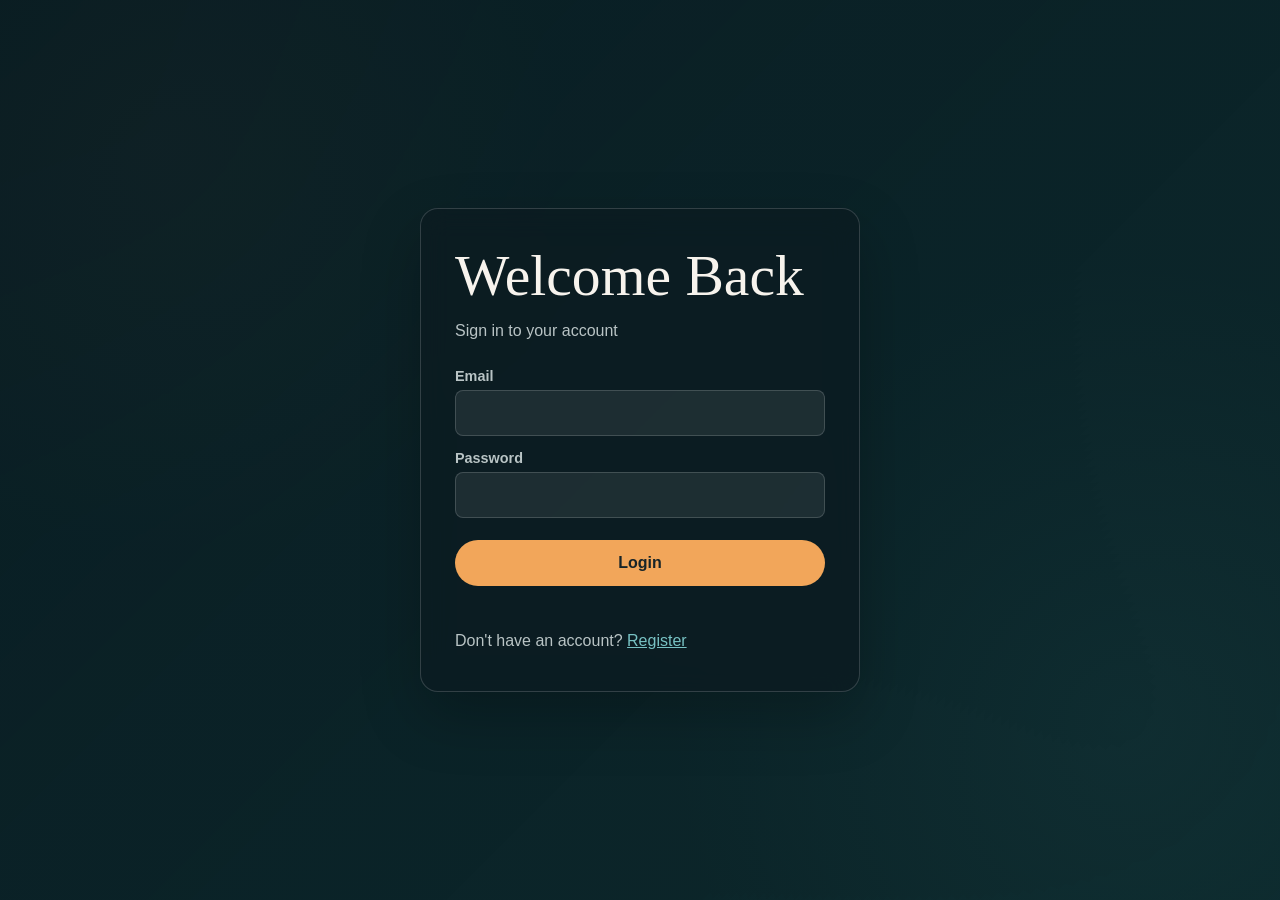
<file: frontend/index.html>
<!DOCTYPE html>
<html lang="en">
<head>
    <meta charset="UTF-8">
    <meta name="viewport" content="width=device-width, initial-scale=1.0">
    <title>Simple Login</title>
    <link rel="stylesheet" href="style.css">
</head>

<body>

    <video autoplay loop muted playsinline class="back-video">
        <source src="resources/your-video.mp4" type="video/mp4">
    </video>

    <main class="card">

        <h1>Welcome Back</h1>
        <p class="subtitle">Sign in to your account</p>

        <!-- Login Form -->
        <form id="loginForm">

            <label>Email</label>
            <input
                type="email"
                id="email"
                required
            >

            <label>Password</label>
            <input
                type="password"
                id="password"
                required
            >

            <button type="submit">Login</button>

            <p id="message"></p>

        </form>

        <p>
            Don't have an account?
            <a href="register.html" class="reg">Register</a>
        </p>

    </main>

    <script src="app.js"></script>

</body>
</html>
</file>
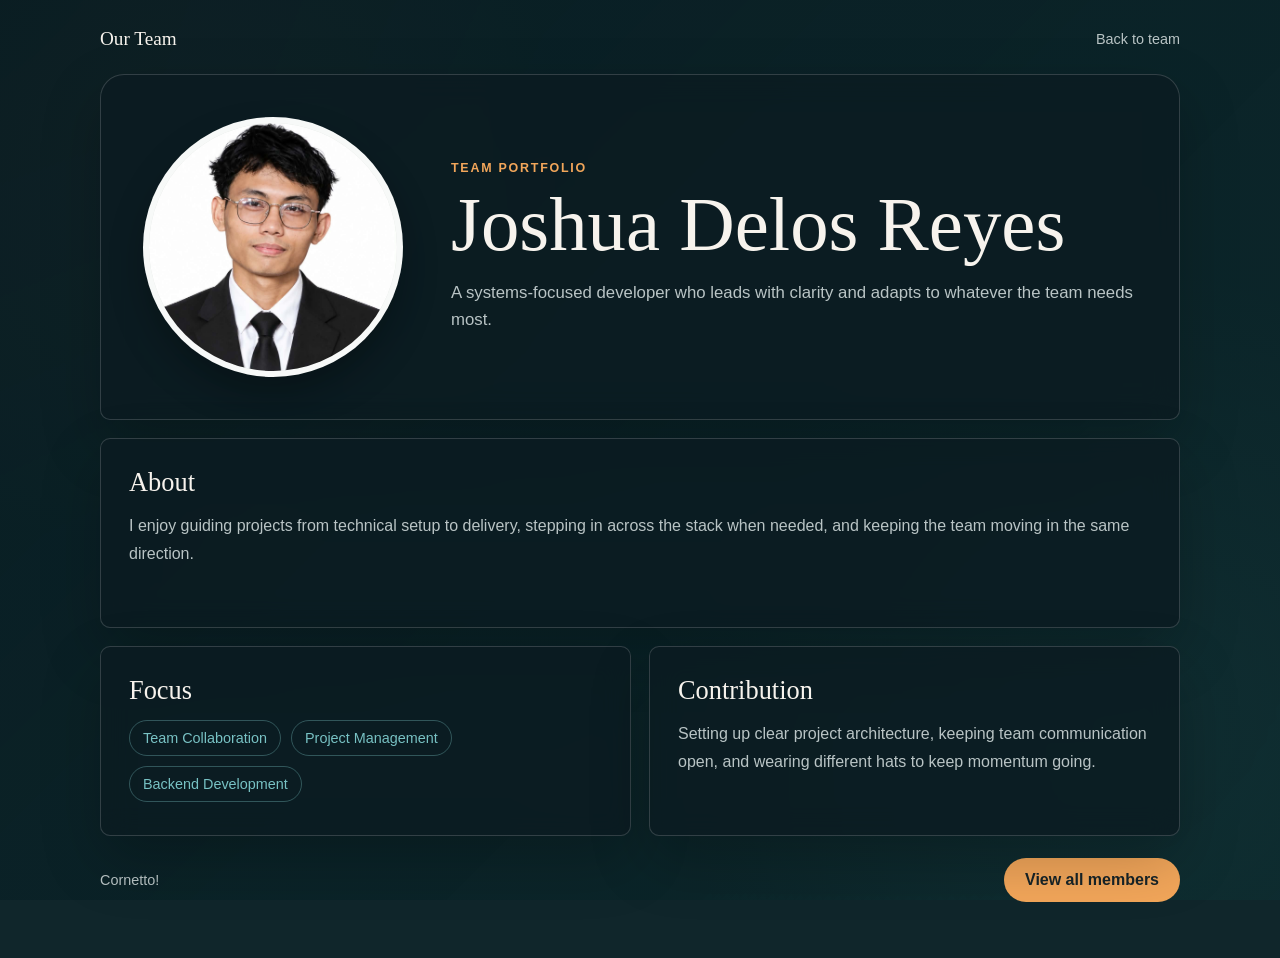
<file: frontend/joshua.html>
<!DOCTYPE html>
<html lang="en">
<head>
    <meta charset="UTF-8">
    <meta name="viewport" content="width=device-width, initial-scale=1.0">
    <title>Joshua Delos Reyes | Portfolio</title>
    <link rel="stylesheet" href="portfolio.css">
</head>
<body>
    <video autoplay loop muted playsinline class="back-video">
        <source src="resources/your-video.mp4" type="video/mp4">
    </video>

    <main class="portfolio-shell">
        <nav class="portfolio-nav" aria-label="Portfolio navigation">
            <a class="brand" href="landing.html">Our Team</a>
            <a href="landing.html">Back to team</a>
        </nav>

        <header class="profile-hero">
            <div class="profile-photo">
                <img src="resources/juswa.jpg" alt="Joshua Delos Reyes">
            </div>
            <div>
                <p class="eyebrow">Team portfolio</p>
                <h1>Joshua Delos Reyes</h1>
                <p class="profile-role">A systems-focused developer who leads with clarity and adapts to whatever the team needs most.</p>
            </div>
        </header>

        <div class="portfolio-grid">
            <section class="portfolio-section wide">
                <h2>About</h2>
                <p>I enjoy guiding projects from technical setup to delivery, stepping in across the stack when needed, and keeping the team moving in the same direction.</p>
            </section>
            <section class="portfolio-section">
                <h2>Focus</h2>
                <ul class="focus-list">
                    <li>Team Collaboration</li>
                    <li>Project Management</li>
                    <li>Backend Development</li>
                </ul>
            </section>
            <section class="portfolio-section">
                <h2>Contribution</h2>
                <p>Setting up clear project architecture, keeping team communication open, and wearing different hats to keep momentum going.</p>
            </section>
        </div>

        <footer class="portfolio-footer">
            <p>Cornetto!</p>
            <a href="landing.html">View all members</a>
        </footer>
    </main>
</body>
</html>
</file>
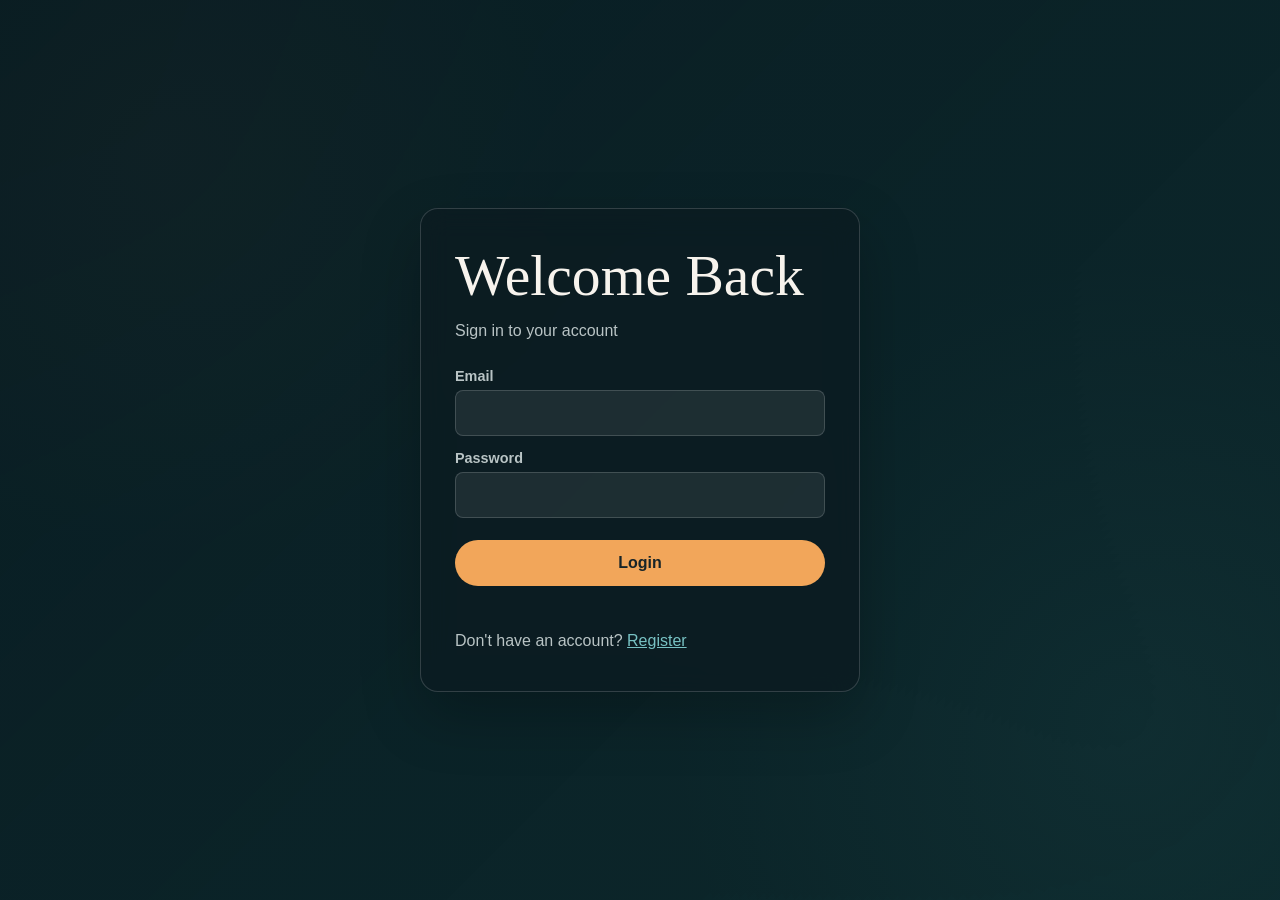
<file: frontend/landing.html>
<!DOCTYPE html>
<html lang="en">

<head>
    <meta charset="UTF-8">
    <meta name="viewport" content="width=device-width, initial-scale=1.0">
    <title>Dashboard</title>

    <link rel="stylesheet" href="style2.css">
</head>

<body>

      <video autoplay loop muted playsinline class="back-video">
        <source src="resources/your-video.mp4" type="video/mp4">
    </video>

<div class="header">
        <h1>Our Team</h1>
        <p>Meet the people behind the project.</p>
        <p id="welcome"></p>
    </div>

    <div class="team-container">
        
        <a class="team-member" href="joshua.html">
            <div class="circle-pic">
                <img src="resources/juswa.jpg" alt="Joshua Delos Reyes">
            </div>
            <span class="name">Joshua Delos Reyes</span>
        </a>

        
        <a class="team-member" href="mark.html">
            <div class="circle-pic">
                <img src="resources/kalbo.jpg" alt="Mark Jefferson Baccay">
                
            </div>
            <span class="name">Mark Jefferson Baccay</span>
        </a>

        
        <a class="team-member" href="lhouis.html">
            <div class="circle-pic">
                <img src="resources/goding.jpg" alt="Lhouis Dior Go">
            </div>
            <span class="name">Lhouis Dior Go</span>
        </a>


    </div>

        <main class="card">

            <button id="logout">Logout</button>

        </main>
  
    <script>
        const API_URL = "https://loginsystem-6z1a.onrender.com";

        // Get the JWT token
        const token = localStorage.getItem("token");

        // If there is no token, go back to login
        if (!token) {
            window.location.href = "index.html";
        } 

        // Request protected profile data
        fetch(`${API_URL}/api/profile`, {
            headers: {
                Authorization: `Bearer ${token}`
            }
        })
            .then(response => {
                if (!response.ok) {
                    throw new Error();
                }

                return response.json();
            })
            .then(data => {
                document.getElementById("welcome").textContent =
                    `Welcome, ${data.user.name}`;
            })
            .catch(() => {
                localStorage.removeItem("token");
                window.location.href = "index.html";
            });

        // Logout
        document.getElementById("logout").addEventListener("click", () => {
            localStorage.removeItem("token");
            window.location.href = "index.html";
        });
    </script>

</body>

</html>
</file>
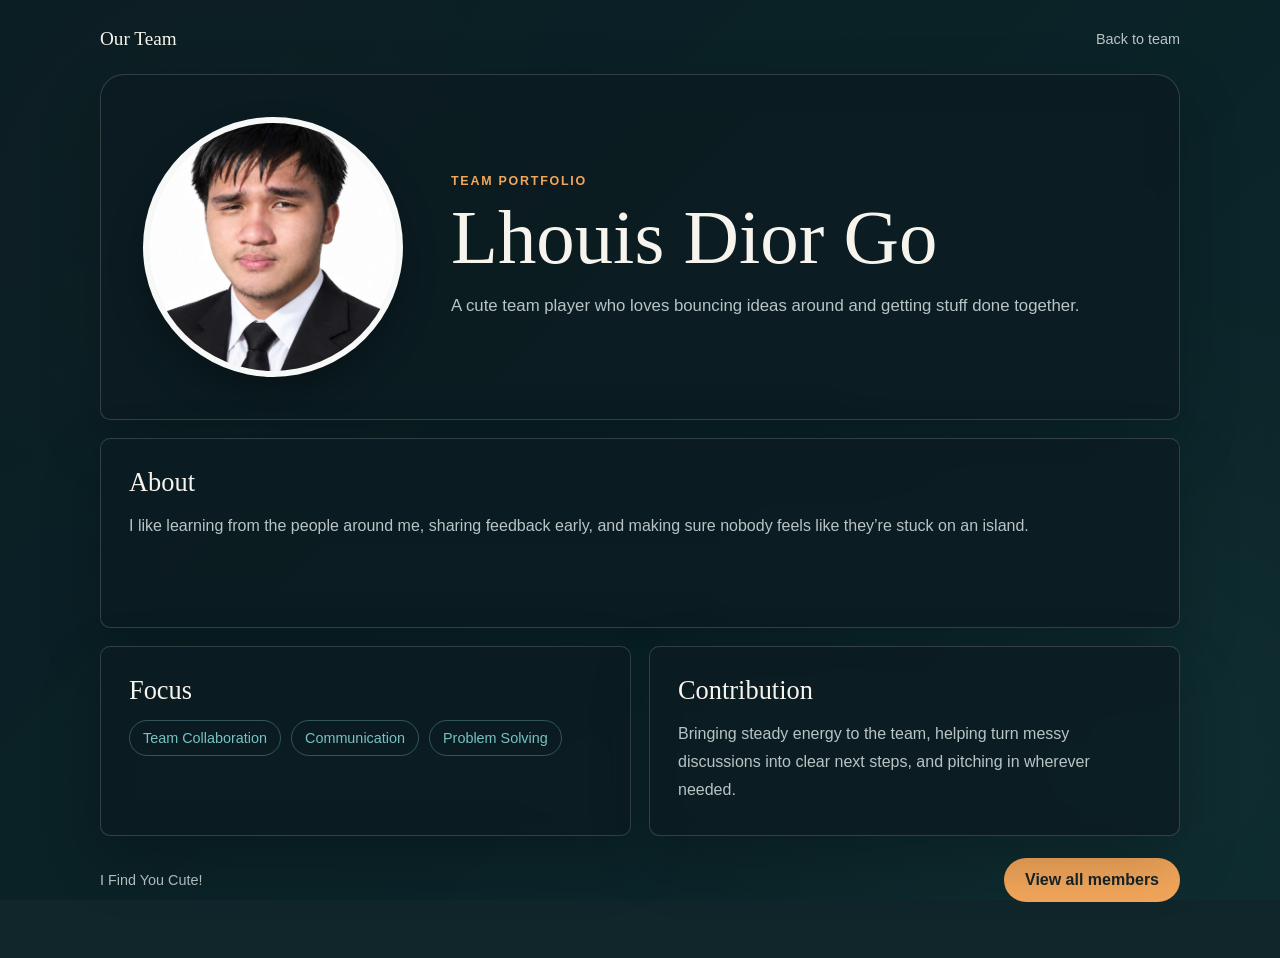
<file: frontend/lhouis.html>
<!DOCTYPE html>
<html lang="en">
<head>
    <meta charset="UTF-8">
    <meta name="viewport" content="width=device-width, initial-scale=1.0">
    <title>Lhouis Dior Go | Portfolio</title>
    <link rel="stylesheet" href="portfolio.css">
</head>
<body>
    <video autoplay loop muted playsinline class="back-video">
        <source src="resources/your-video.mp4" type="video/mp4">
    </video>

    <main class="portfolio-shell">
        <nav class="portfolio-nav" aria-label="Portfolio navigation">
            <a class="brand" href="landing.html">Our Team</a>
            <a href="landing.html">Back to team</a>
        </nav>

        <header class="profile-hero">
            <div class="profile-photo">
                <img src="resources/goding.jpg" alt="Lhouis Dior Go">
            </div>
            <div>
                <p class="eyebrow">Team portfolio</p>
                <h1>Lhouis Dior Go</h1>
                <p class="profile-role">A cute team player who loves bouncing ideas around and getting stuff done together.
        </header>

        <div class="portfolio-grid">
            <section class="portfolio-section wide">
                <h2>About</h2>
                <p>I like learning from the people around me, sharing feedback early, and making sure nobody feels like they’re stuck on an island.</p>
            </section>
            <section class="portfolio-section">
                <h2>Focus</h2>
                <ul class="focus-list">
                    <li>Team Collaboration</li>
                    <li>Communication</li>
                    <li>Problem Solving</li>
                </ul>
            </section>
            <section class="portfolio-section">
                <h2>Contribution</h2>
                <p>Bringing steady energy to the team, helping turn messy discussions into clear next steps, and pitching in wherever needed.</p>
            </section>
        </div>

        <footer class="portfolio-footer">
            <p>I Find You Cute!</p>
            <a href="landing.html">View all members</a>
        </footer>
    </main>
</body>
</html>
</file>
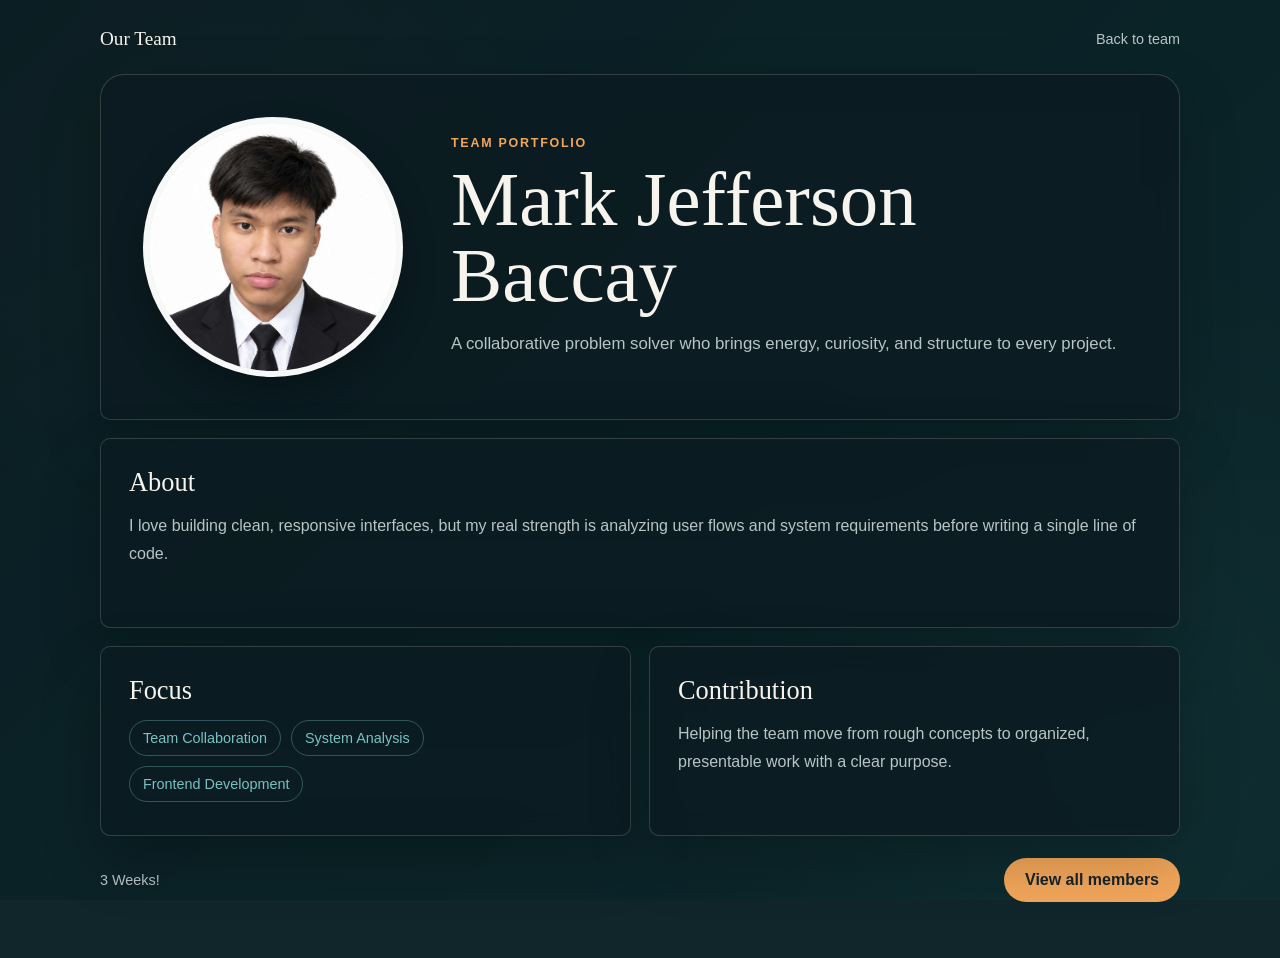
<file: frontend/mark.html>
<!DOCTYPE html>
<html lang="en">
<head>
    <meta charset="UTF-8">
    <meta name="viewport" content="width=device-width, initial-scale=1.0">
    <title>Mark Jefferson Baccay | Portfolio</title>
    <link rel="stylesheet" href="portfolio.css">
</head>
<body>
    <video autoplay loop muted playsinline class="back-video">
        <source src="resources/your-video.mp4" type="video/mp4">
    </video>

    <main class="portfolio-shell">
        <nav class="portfolio-nav" aria-label="Portfolio navigation">
            <a class="brand" href="landing.html">Our Team</a>
            <a href="landing.html">Back to team</a>
        </nav>

        <header class="profile-hero">
            <div class="profile-photo">
                <img src="resources/kalbo.jpg" alt="Mark Jefferson Baccay">
            </div>
            <div>
                <p class="eyebrow">Team portfolio</p>
                <h1>Mark Jefferson Baccay</h1>
                <p class="profile-role">A collaborative problem solver who brings energy, curiosity, and structure to every project.</p>
            </div>
        </header>

        <div class="portfolio-grid">
            <section class="portfolio-section wide">
                <h2>About</h2>
                <p>I love building clean, responsive interfaces, but my real strength is analyzing user flows and system requirements before writing a single line of code.</p>
            </section>
            <section class="portfolio-section">
                <h2>Focus</h2>
                <ul class="focus-list">
                    <li>Team Collaboration</li>
                    <li>System Analysis</li>
                    <li>Frontend Development</li>
                </ul>
            </section>
            <section class="portfolio-section">
                <h2>Contribution</h2>
                <p>Helping the team move from rough concepts to organized, presentable work with a clear purpose.</p>
            </section>
        </div>

        <footer class="portfolio-footer">
            <p>3 Weeks!</p>
            <a href="landing.html">View all members</a>
        </footer>
    </main>
</body>
</html>
</file>
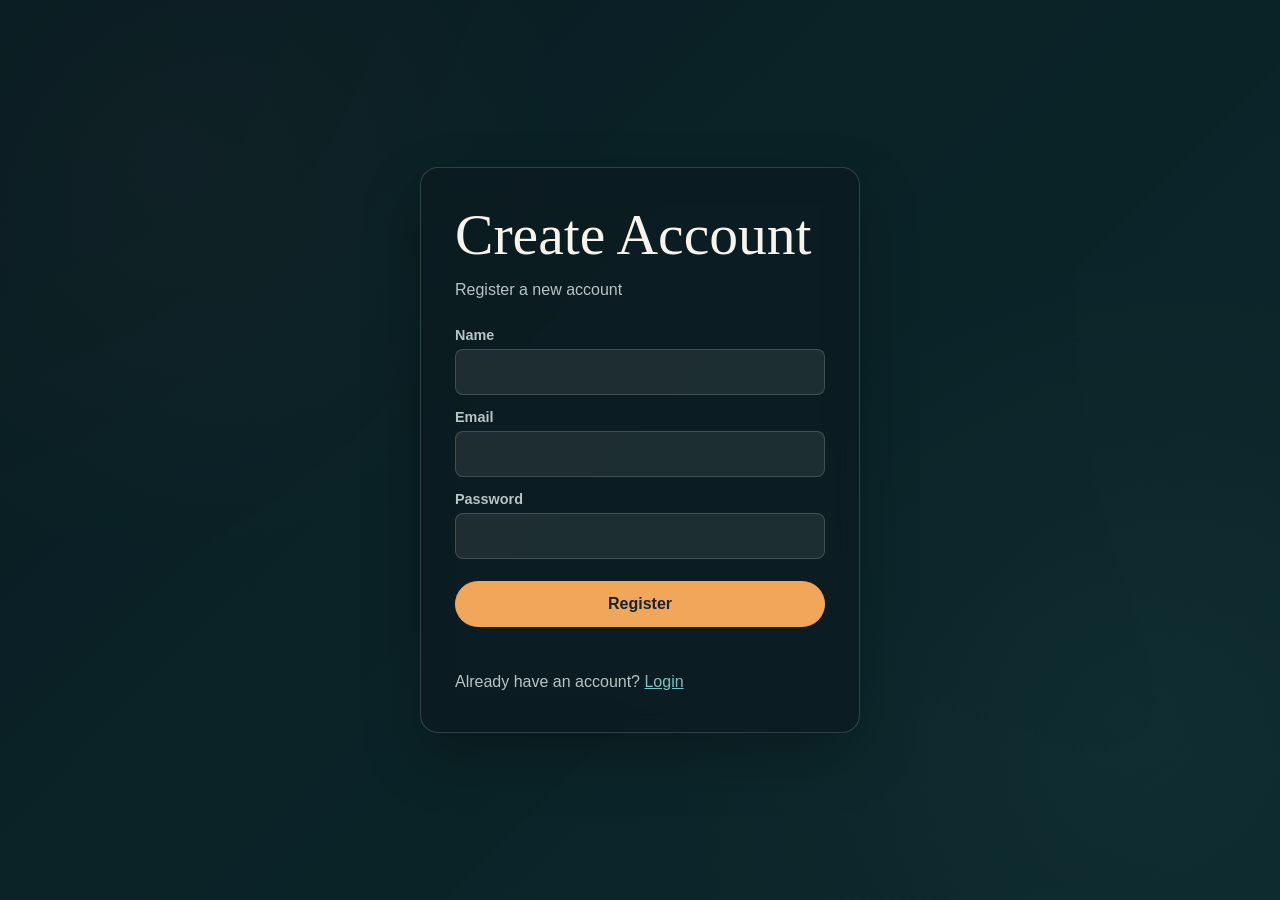
<file: frontend/register.html>
<!DOCTYPE html>
<html lang="en">
<head>
    <meta charset="UTF-8">
    <meta name="viewport" content="width=device-width, initial-scale=1.0">
    <title>Create Account</title>
    <link rel="stylesheet" href="style.css">
</head>

<body>

    
    <video autoplay loop muted playsinline class="back-video">
        <source src="resources/your-video.mp4" type="video/mp4">
    </video>

    <main class="card">

        <h1>Create Account</h1>
        <p class="subtitle">Register a new account</p>

        <form id="registerForm">

            <label for="name">Name</label>
            <input type="text" id="name" required>

            <label for="email">Email</label>
            <input type="email" id="email" required>

            <label for="password">Password</label>
            <input type="password" id="password" minlength="6" required>

            <button type="submit">Register</button>

            <p id="message"></p>

        </form>

        <p>
            Already have an account?
            <a href="index.html" class="log">Login</a>
        </p>

    </main>

    <script src="register.js"></script>

</body>
</html>
</file>
<file: frontend/style.css>
:root {
    --ink: #f7f3ed;
    --muted: #b9c4c5;
    --surface: rgba(12, 28, 34, 0.82);
    --line: rgba(255, 255, 255, 0.16);
    --accent: #f2a65a;
    --teal: #78c2c4;
}

* {
    margin: 0;
    padding: 0;
    box-sizing: border-box;
}

body {
    margin: 0;
    min-height: 100vh;
    display: flex;
    justify-content: center;
    align-items: center;
    background: #10262b;
    color: var(--ink);
    font-family: "Trebuchet MS", "Segoe UI", sans-serif;
    position: relative;
    overflow-x: hidden;
}

body::before {
    content: "";
    position: fixed;
    inset: 0;
    background:
        linear-gradient(135deg, rgba(9, 28, 34, 0.94), rgba(11, 42, 45, 0.74)),
        radial-gradient(circle at 12% 16%, rgba(242, 166, 90, 0.24), transparent 30%),
        radial-gradient(circle at 88% 80%, rgba(88, 157, 161, 0.22), transparent 34%);
    z-index: -1;
    pointer-events: none;
}

.reg{
    color: var(--teal);
    transition: color 180ms ease;
}

.log{
    color: var(--teal);
    transition: color 180ms ease;
}

.reg:hover,
.reg:focus-visible,
.log:hover,
.log:focus-visible {
    color: var(--accent);
}

.back-video {
    position: fixed;
    right: 0;
    bottom: 0;
    min-width: 100%;
    min-height: 100%;
    width: auto;
    height: auto;
    z-index: -2;
    object-fit: cover;
    opacity: 0.2;
}

.card {
    width: min(100%, 440px);
    padding: 38px 34px;
    border: 1px solid var(--line);
    border-radius: 18px;
    background: var(--surface);
    box-shadow: 0 24px 60px rgba(0, 0, 0, 0.24);
    backdrop-filter: blur(14px);
    -webkit-backdrop-filter: blur(14px);
}

h1 {
    margin-top: 0;
    color: var(--ink);
    font-family: Georgia, "Times New Roman", serif;
    font-size: clamp(2.2rem, 8vw, 3.6rem);
    font-weight: 400;
    line-height: 1;
}

.subtitle {
    margin: 14px 0 24px;
    color: var(--muted);
    line-height: 1.6;
}

label {
    display: block;
    margin: 14px 0 6px;
    color: var(--muted);
    font-size: 0.9rem;
    font-weight: 700;
}

input {
    width: 100%;
    padding: 13px 14px;
    border: 1px solid var(--line);
    border-radius: 8px;
    background: rgba(255, 255, 255, 0.08);
    color: var(--ink);
    font: inherit;
}

input:focus {
    border-color: var(--accent);
    outline: 3px solid rgba(242, 166, 90, 0.2);
}

button {
    width: 100%;
    margin-top: 22px;
    padding: 13px 20px;
    border: 1px solid rgba(242, 166, 90, 0.55);
    border-radius: 999px;
    background: var(--accent);
    color: #172428;
    font: inherit;
    font-weight: 700;
    cursor: pointer;
    transition: transform 180ms ease, background 180ms ease, box-shadow 180ms ease;
}

button:hover {
    background: #ffc078;
    box-shadow: 0 8px 20px rgba(242, 166, 90, 0.22);
    transform: translateY(-2px);
}

button:focus-visible,
a:focus-visible {
    outline: 3px solid rgba(255, 255, 255, 0.8);
    outline-offset: 3px;
}

.hidden {
    display: none;
}

#message,
#registerMessage {
    min-height: 20px;
    color: var(--accent);
}

@media (max-width: 480px) {
    body {
        padding: 24px 16px;
    }

    .card {
        padding: 30px 22px;
    }
}

.card > p:last-child {
    margin-top: 22px;
    color: var(--muted);
    line-height: 1.6;
}
</file>
<file: frontend/portfolio.css>
:root {
    --ink: #f7f3ed;
    --muted: #b9c4c5;
    --surface: rgba(12, 28, 34, 0.82);
    --surface-light: rgba(255, 255, 255, 0.09);
    --line: rgba(255, 255, 255, 0.16);
    --accent: #f2a65a;
    --teal: #78c2c4;
}

* {
    box-sizing: border-box;
}

html {
    scroll-behavior: smooth;
}

body {
    margin: 0;
    min-height: 100vh;
    padding: 28px 24px 56px;
    background: #10262b;
    color: var(--ink);
    font-family: "Trebuchet MS", "Segoe UI", sans-serif;
    position: relative;
    overflow-x: hidden;
}

body::before {
    content: "";
    position: fixed;
    inset: 0;
    z-index: -1;
    pointer-events: none;
    background:
        linear-gradient(135deg, rgba(9, 28, 34, 0.94), rgba(11, 42, 45, 0.74)),
        radial-gradient(circle at 12% 16%, rgba(242, 166, 90, 0.24), transparent 30%),
        radial-gradient(circle at 88% 80%, rgba(88, 157, 161, 0.22), transparent 34%);
}

.back-video {
    position: fixed;
    right: 0;
    bottom: 0;
    min-width: 100%;
    min-height: 100%;
    width: auto;
    height: auto;
    z-index: -2;
    object-fit: cover;
    opacity: 0.2;
}

.portfolio-shell {
    width: min(100%, 1080px);
    margin: 0 auto;
}

.portfolio-nav {
    display: flex;
    justify-content: space-between;
    align-items: center;
    gap: 20px;
    margin-bottom: 24px;
}

.portfolio-nav a {
    color: var(--muted);
    text-decoration: none;
    font-size: 0.9rem;
    transition: color 180ms ease;
}

.portfolio-nav a:hover,
.portfolio-nav a:focus-visible {
    color: var(--accent);
}

.portfolio-nav .brand {
    color: var(--ink);
    font-family: Georgia, "Times New Roman", serif;
    font-size: 1.2rem;
}

.profile-hero,
.portfolio-section {
    border: 1px solid var(--line);
    background: var(--surface);
    box-shadow: 0 24px 60px rgba(0, 0, 0, 0.22);
    backdrop-filter: blur(14px);
    -webkit-backdrop-filter: blur(14px);
}

.profile-hero {
    display: grid;
    grid-template-columns: 260px 1fr;
    align-items: center;
    gap: 48px;
    padding: 42px;
    border-radius: 24px 24px 10px 10px;
}

.profile-photo {
    width: 100%;
    aspect-ratio: 1;
    border: 6px solid rgba(255, 255, 255, 0.78);
    border-radius: 50%;
    overflow: hidden;
    background: #dce3de;
    box-shadow: 0 18px 34px rgba(0, 0, 0, 0.28);
}

.profile-photo img {
    display: block;
    width: 100%;
    height: 100%;
    object-fit: cover;
}

.eyebrow {
    margin: 0 0 12px;
    color: var(--accent);
    font-size: 0.78rem;
    font-weight: 700;
    letter-spacing: 0.14em;
    text-transform: uppercase;
}

.profile-hero h1 {
    margin: 0;
    color: var(--ink);
    font-family: Georgia, "Times New Roman", serif;
    font-size: clamp(2.5rem, 6vw, 5.2rem);
    font-weight: 400;
    line-height: 0.98;
}

.profile-role {
    margin: 18px 0 0;
    color: var(--muted);
    font-size: 1.05rem;
    line-height: 1.6;
}

.portfolio-grid {
    display: grid;
    grid-template-columns: repeat(2, minmax(0, 1fr));
    gap: 18px;
    margin-top: 18px;
}

.portfolio-section {
    min-height: 190px;
    padding: 28px;
    border-radius: 10px;
}

.portfolio-section.wide {
    grid-column: 1 / -1;
}

.portfolio-section h2 {
    margin: 0 0 14px;
    color: var(--ink);
    font-family: Georgia, "Times New Roman", serif;
    font-size: 1.65rem;
    font-weight: 400;
}

.portfolio-section p {
    margin: 0;
    color: var(--muted);
    line-height: 1.75;
}

.focus-list {
    display: flex;
    flex-wrap: wrap;
    gap: 10px;
    margin: 0;
    padding: 0;
    list-style: none;
}

.focus-list li {
    padding: 9px 13px;
    border: 1px solid rgba(120, 194, 196, 0.35);
    border-radius: 999px;
    color: var(--teal);
    font-size: 0.9rem;
}

.portfolio-footer {
    display: flex;
    justify-content: space-between;
    align-items: center;
    gap: 18px;
    margin-top: 22px;
}

.portfolio-footer p {
    margin: 0;
    color: var(--muted);
    font-size: 0.9rem;
}

.portfolio-footer a {
    display: inline-block;
    padding: 12px 20px;
    border: 1px solid rgba(242, 166, 90, 0.55);
    border-radius: 999px;
    background: var(--accent);
    color: #172428;
    font-weight: 700;
    text-decoration: none;
    transition: transform 180ms ease, background 180ms ease, box-shadow 180ms ease;
}

.portfolio-footer a:hover,
.portfolio-footer a:focus-visible {
    background: #ffc078;
    box-shadow: 0 8px 20px rgba(242, 166, 90, 0.22);
    transform: translateY(-2px);
}

.portfolio-nav a:focus-visible,
.portfolio-footer a:focus-visible {
    outline: 3px solid rgba(255, 255, 255, 0.8);
    outline-offset: 3px;
}

@media (max-width: 700px) {
    body {
        padding: 20px 16px 36px;
    }

    .profile-hero {
        grid-template-columns: 1fr;
        gap: 28px;
        padding: 28px;
        text-align: center;
    }

    .profile-photo {
        width: min(100%, 220px);
        margin: 0 auto;
    }

    .portfolio-grid {
        grid-template-columns: 1fr;
    }

    .portfolio-section.wide {
        grid-column: auto;
    }

    .portfolio-footer {
        align-items: stretch;
        flex-direction: column;
    }

    .portfolio-footer a {
        text-align: center;
    }
}
</file>
<file: frontend/style2.css>
:root {
    --ink: #f7f3ed;
    --muted: #b9c4c5;
    --surface: rgba(12, 28, 34, 0.82);
    --surface-light: rgba(255, 255, 255, 0.09);
    --line: rgba(255, 255, 255, 0.16);
    --accent: #f2a65a;
    --teal: #78c2c4;
}

* {
    margin: 0;
    padding: 0;
    box-sizing: border-box;
}

body {
    font-family: "Trebuchet MS", "Segoe UI", sans-serif;
    background: #10262b;
    display: flex;
    flex-direction: column;
    align-items: center;
    justify-content: center;
    min-height: 100vh;
    padding: 48px 24px;
    color: var(--ink);
    position: relative;
    overflow-x: hidden;
}

body::before {
    content: "";
    position: fixed;
    inset: 0;
    background:
        linear-gradient(135deg, rgba(9, 28, 34, 0.94), rgba(11, 42, 45, 0.74)),
        radial-gradient(circle at 12% 16%, rgba(242, 166, 90, 0.24), transparent 30%),
        radial-gradient(circle at 88% 80%, rgba(88, 157, 161, 0.22), transparent 34%);
    z-index: -1;
    pointer-events: none;
}

button {
    margin-top: 0;
    padding: 12px 24px;
    border: 1px solid rgba(242, 166, 90, 0.55);
    border-radius: 999px;
    background: var(--accent);
    color: #172428;
    font: inherit;
    font-weight: 700;
    cursor: pointer;
    transition: transform 180ms ease, background 180ms ease, box-shadow 180ms ease;
}

button:hover {
    background: #ffc078;
    box-shadow: 0 8px 20px rgba(242, 166, 90, 0.22);
    transform: translateY(-2px);
}

button:focus-visible {
    outline: 3px solid rgba(255, 255, 255, 0.8);
    outline-offset: 3px;
}

.header {
    width: min(100%, 1080px);
    padding: 36px 28px 30px;
    border: 1px solid var(--line);
    border-radius: 24px 24px 10px 10px;
    background: var(--surface);
    box-shadow: 0 24px 60px rgba(0, 0, 0, 0.22);
    text-align: center;
    backdrop-filter: blur(14px);
    -webkit-backdrop-filter: blur(14px);
}

.header h1 {
    color: var(--ink);
    font-family: Georgia, "Times New Roman", serif;
    font-size: clamp(2.4rem, 6vw, 4.6rem);
    font-weight: 400;
    line-height: 1;
    margin-bottom: 12px;
}

.header p {
    color: var(--muted);
    font-size: 1rem;
    line-height: 1.6;
}

#welcome {
    color: var(--accent) !important;
    font-size: 0.92rem !important;
    margin-top: 16px;
}

.team-container {
    width: min(100%, 1080px);
    display: grid;
    grid-template-columns: repeat(3, minmax(0, 1fr));
    gap: 18px;
    padding: 18px 0;
}

.team-member {
    min-width: 0;
    padding: 18px 18px 22px;
    border: 1px solid var(--line);
    border-radius: 10px;
    background: var(--surface-light);
    color: inherit;
    text-decoration: none;
    text-align: center;
    transition: transform 180ms ease, background 180ms ease, border-color 180ms ease;
}

.team-member:focus-visible {
    outline: 3px solid rgba(255, 255, 255, 0.8);
    outline-offset: 3px;
}

.team-member:hover {
    background: rgba(255, 255, 255, 0.13);
    border-color: rgba(242, 166, 90, 0.55);
    transform: translateY(-5px);
}

.circle-pic {
    width: min(100%, 190px);
    aspect-ratio: 1;
    margin: 0 auto 18px;
    border-radius: 50%;
    background: #dce3de;
    border: 5px solid rgba(255, 255, 255, 0.78);
    box-shadow: 0 12px 26px rgba(0, 0, 0, 0.24);
    display: flex;
    align-items: center;
    justify-content: center;
    overflow: hidden;
}

.circle-pic img {
    width: 100%;
    height: 100%;
    object-fit: cover;
}

.team-member span.name {
    color: var(--ink);
    display: block;
    font-size: 1rem;
    font-weight: 700;
    line-height: 1.35;
}

.card {
    width: min(100%, 1080px);
    display: flex;
    justify-content: flex-end;
    padding: 8px 0 0;
}

.back-video {
    position: fixed;
    right: 0;
    bottom: 0;
    min-width: 100%;
    min-height: 100%;
    width: auto;
    height: auto;
    z-index: -2;
    object-fit: cover;
    opacity: 0.2;
}

@media (max-width: 760px) {
    body {
        justify-content: flex-start;
        padding: 24px 16px 32px;
    }

    .header {
        padding: 30px 20px 24px;
    }

    .team-container {
        grid-template-columns: 1fr;
        max-width: 420px;
    }

    .team-member {
        display: grid;
        grid-template-columns: 96px 1fr;
        align-items: center;
        gap: 16px;
        padding: 14px 18px;
        text-align: left;
    }

    .circle-pic {
        width: 96px;
        margin: 0;
    }

    .card {
        justify-content: center;
    }

    button {
        width: min(100%, 420px);
    }
}
</file>
